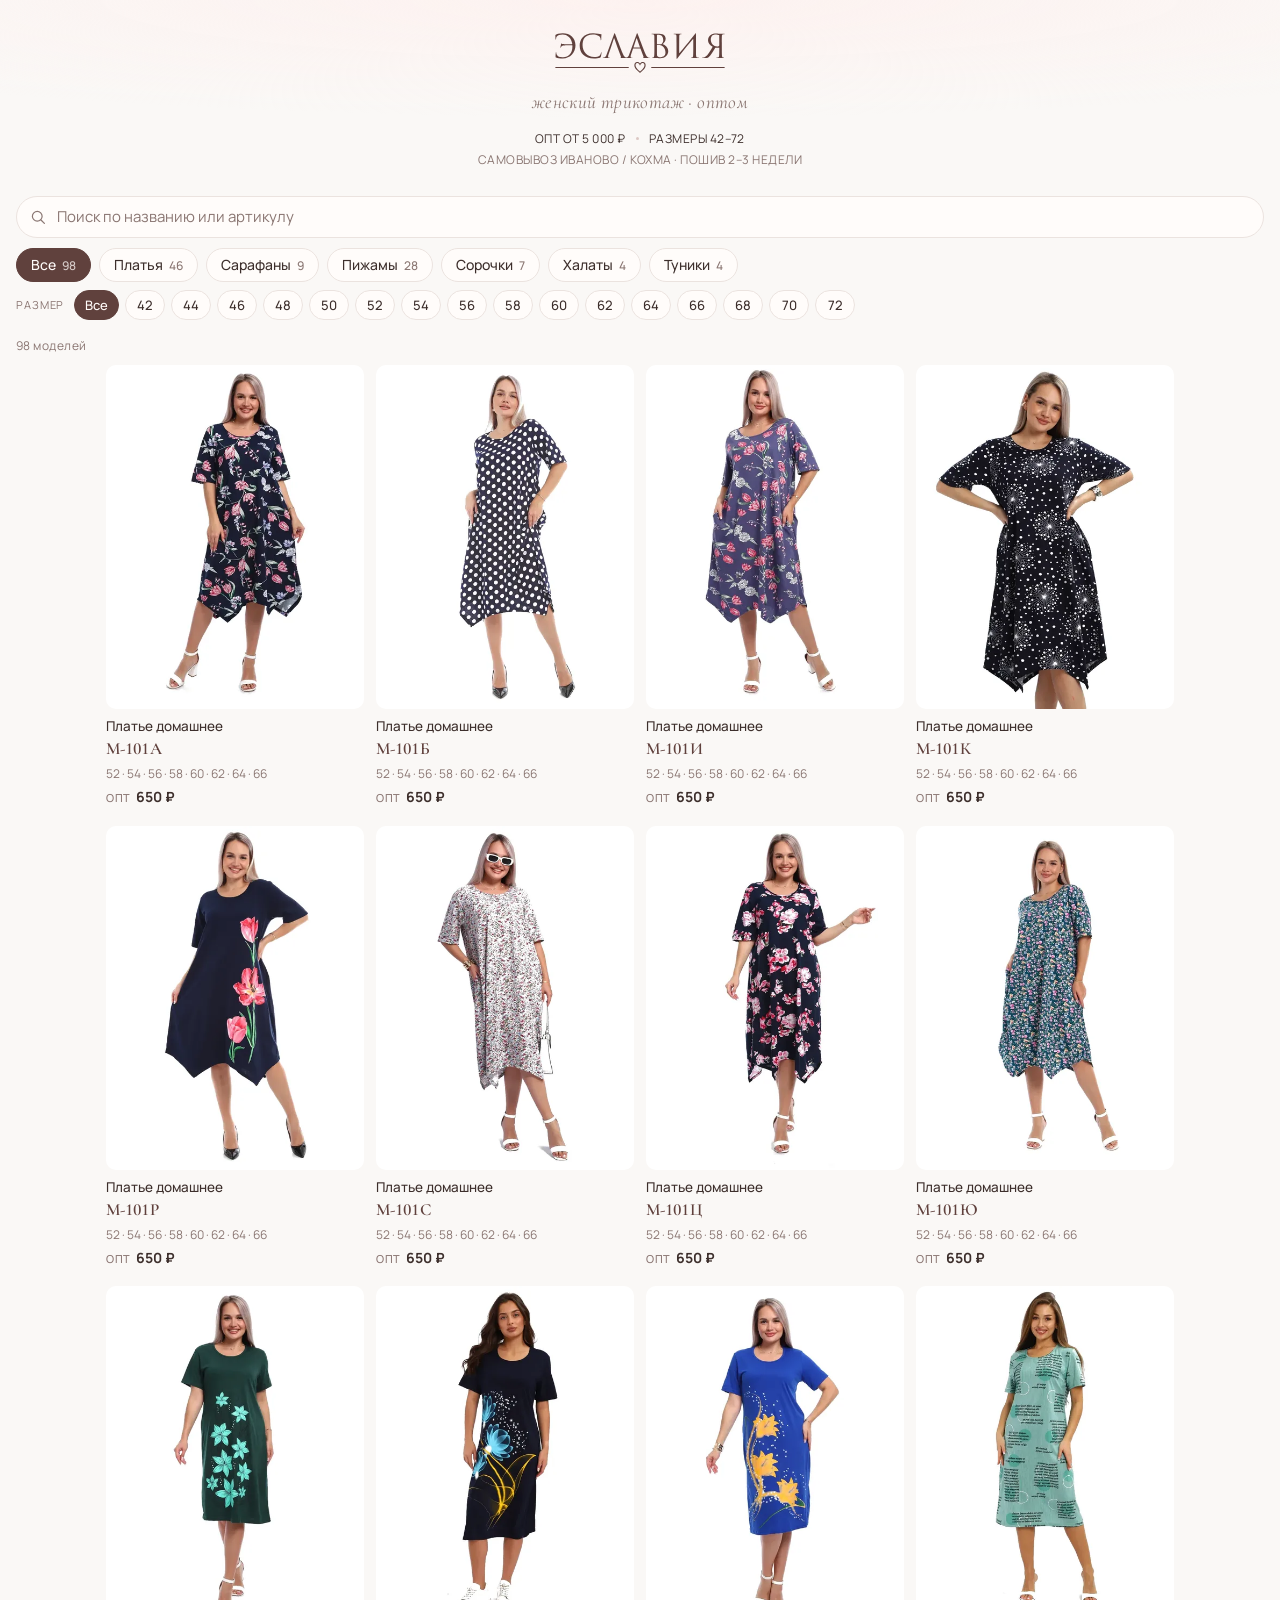
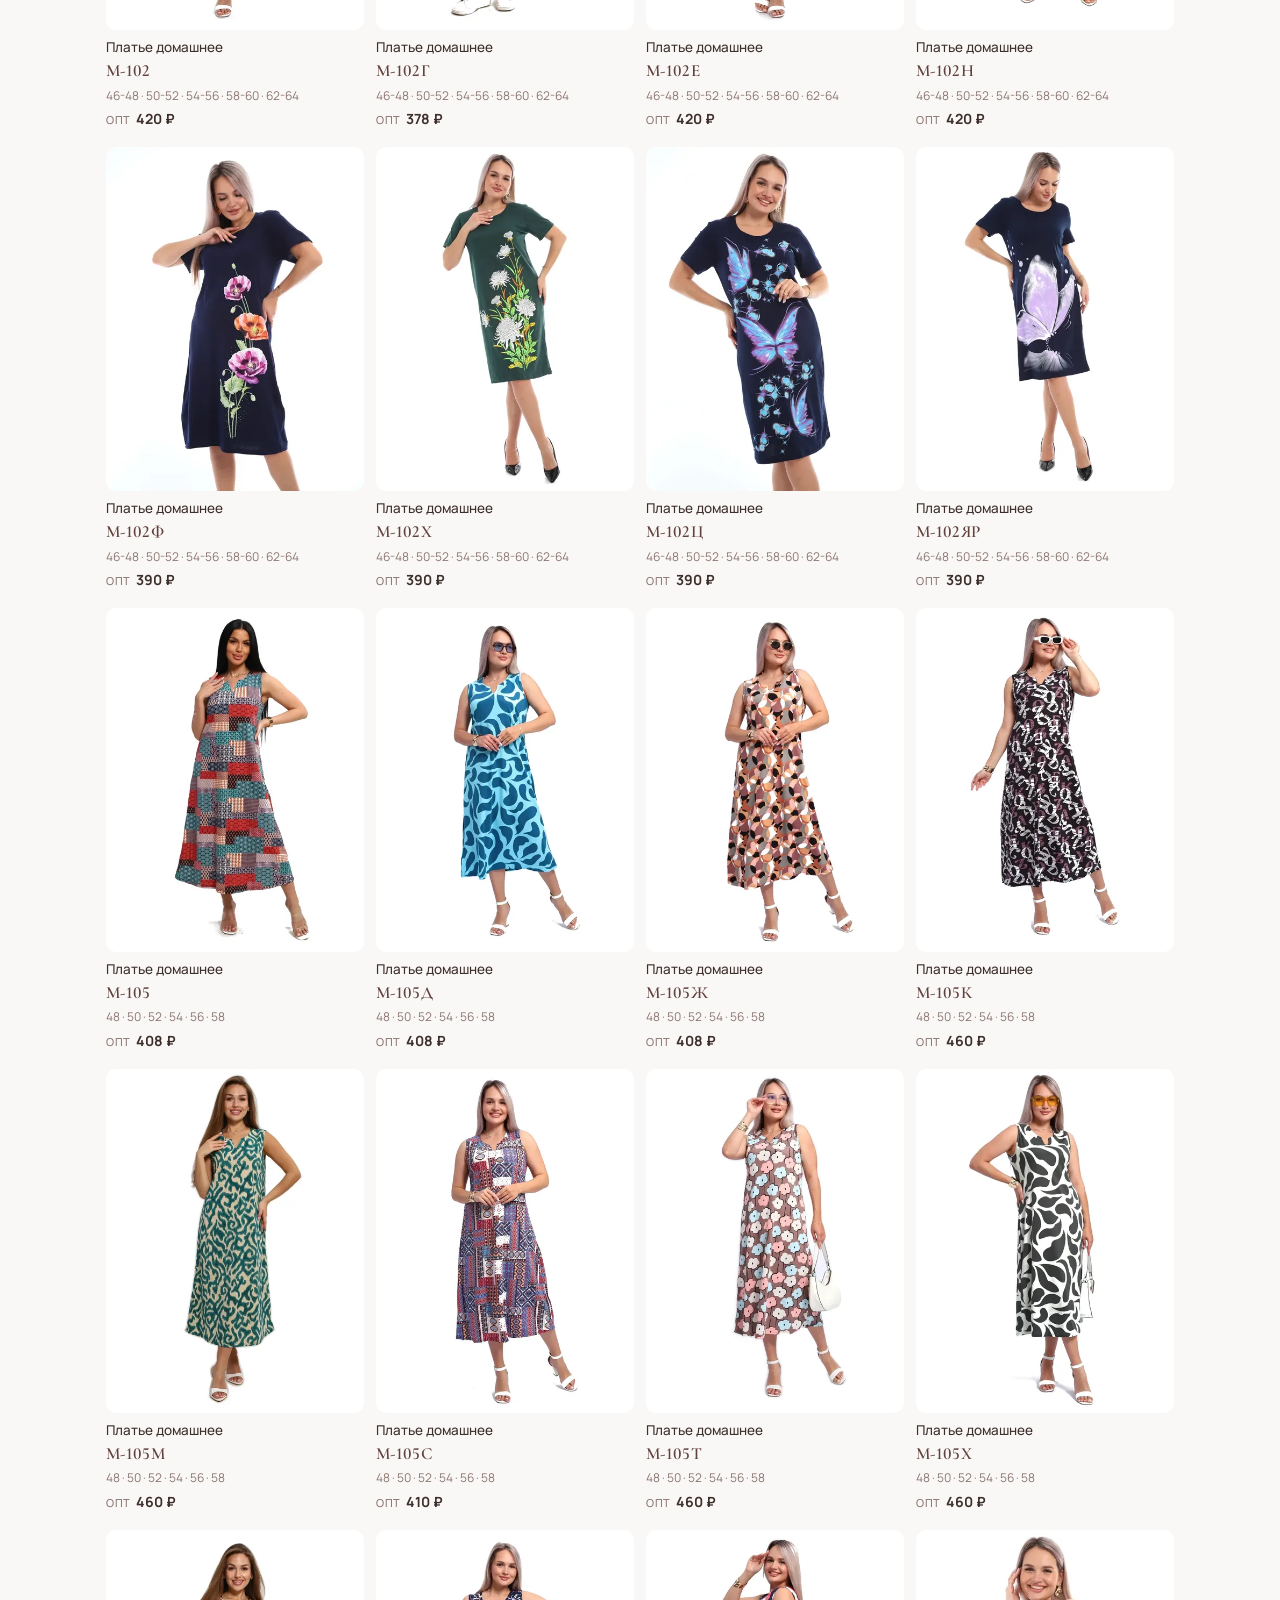
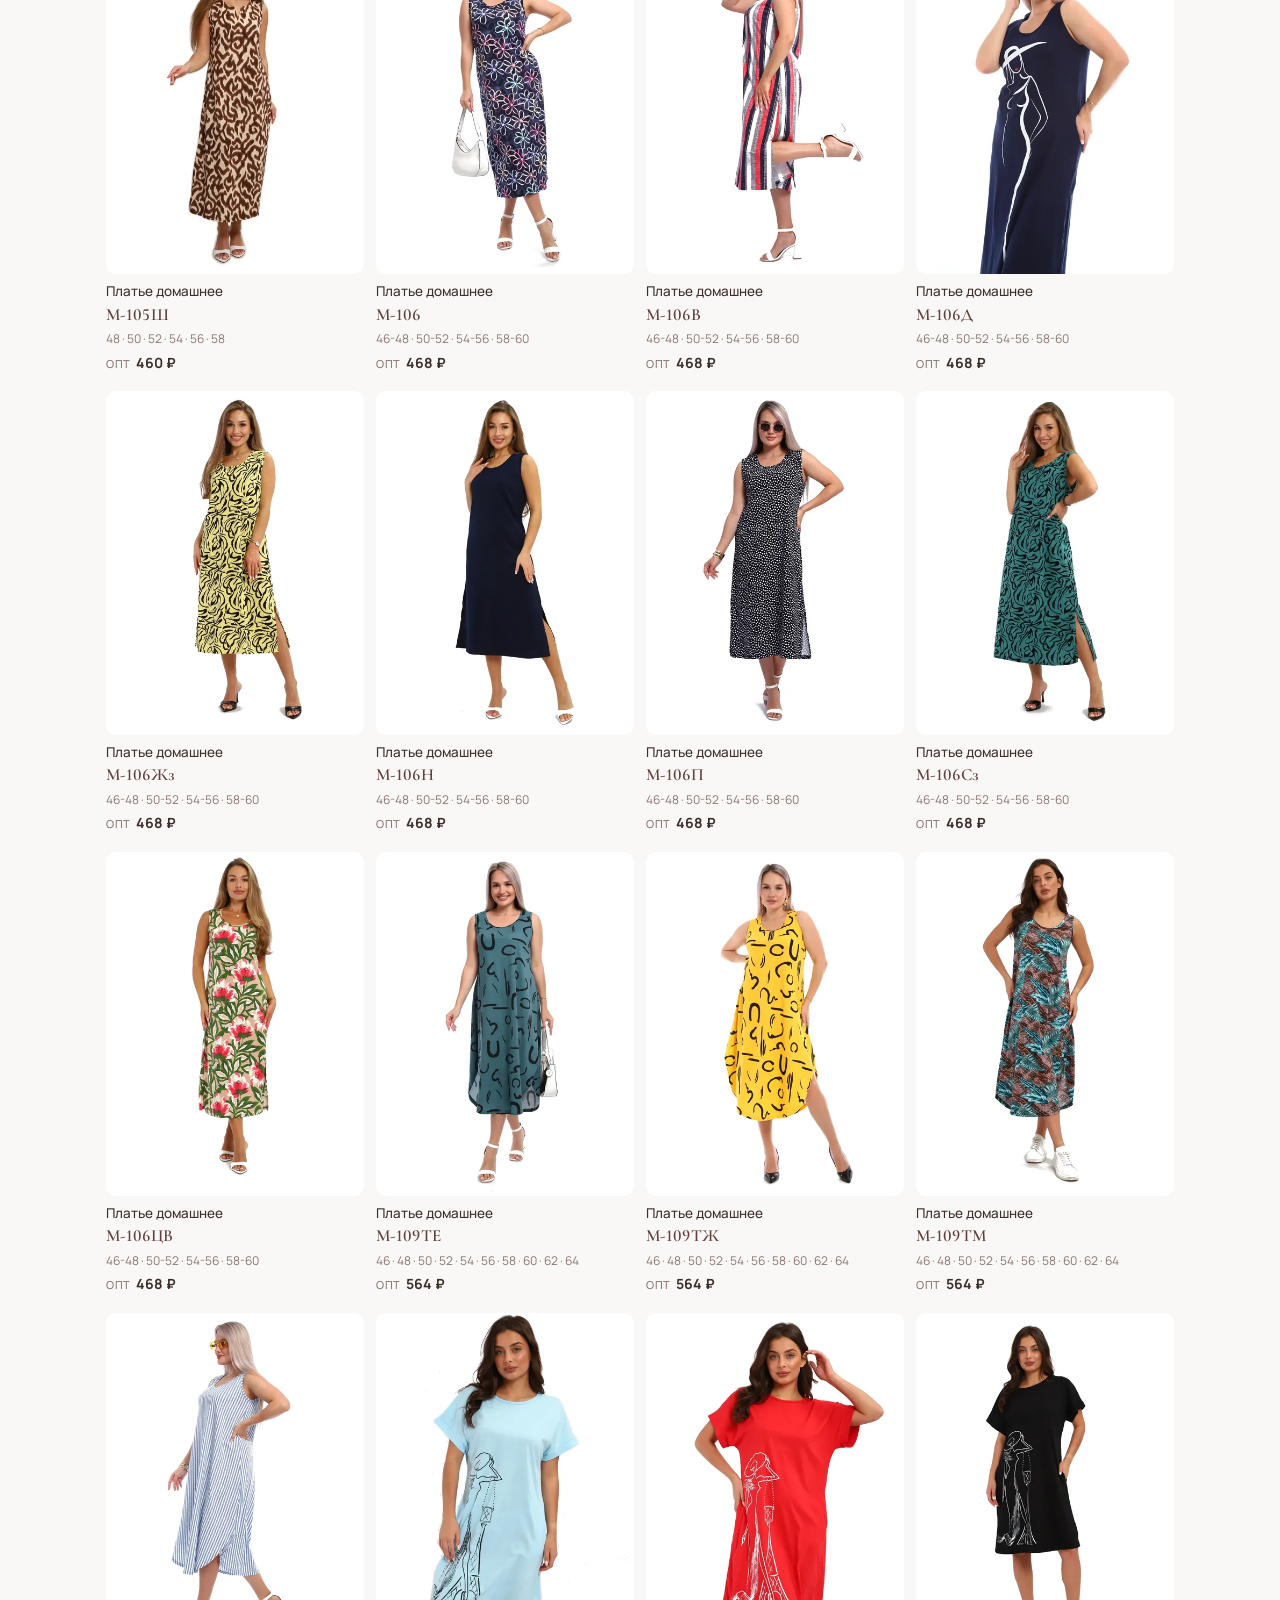
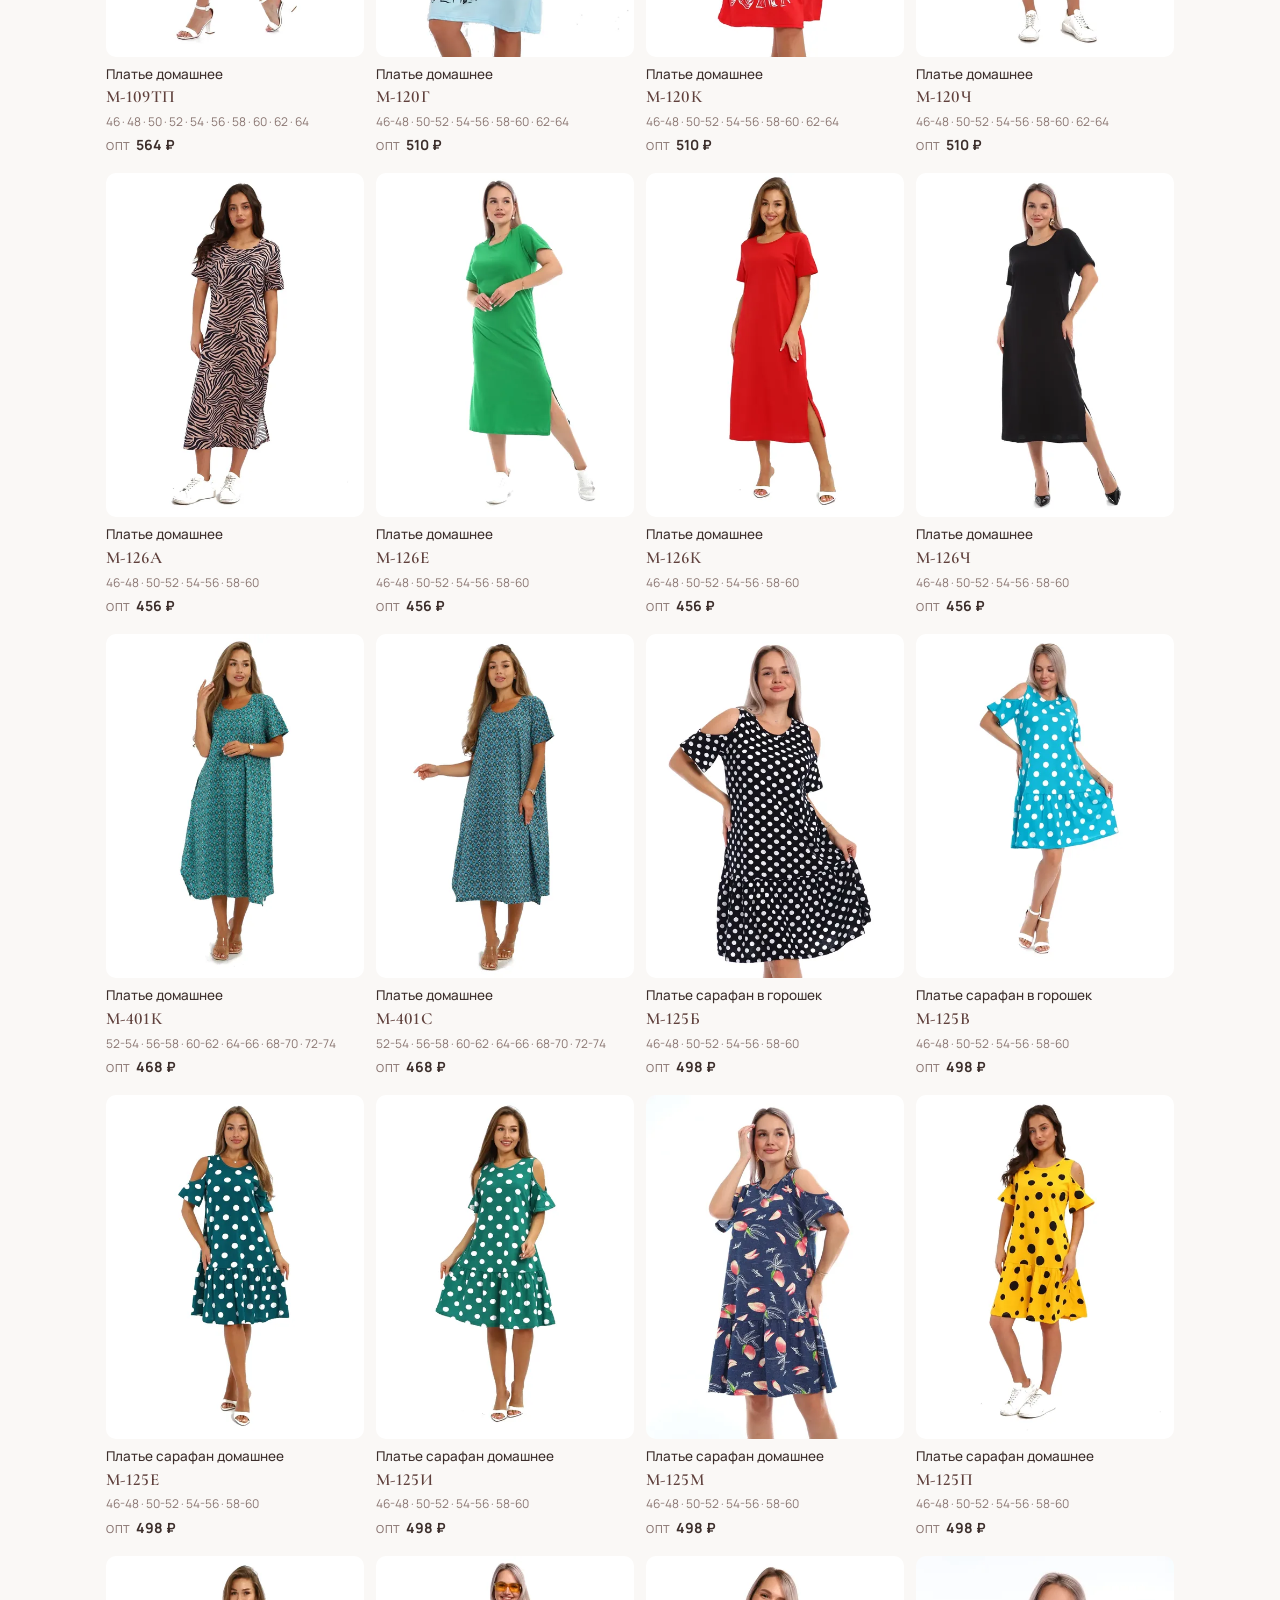
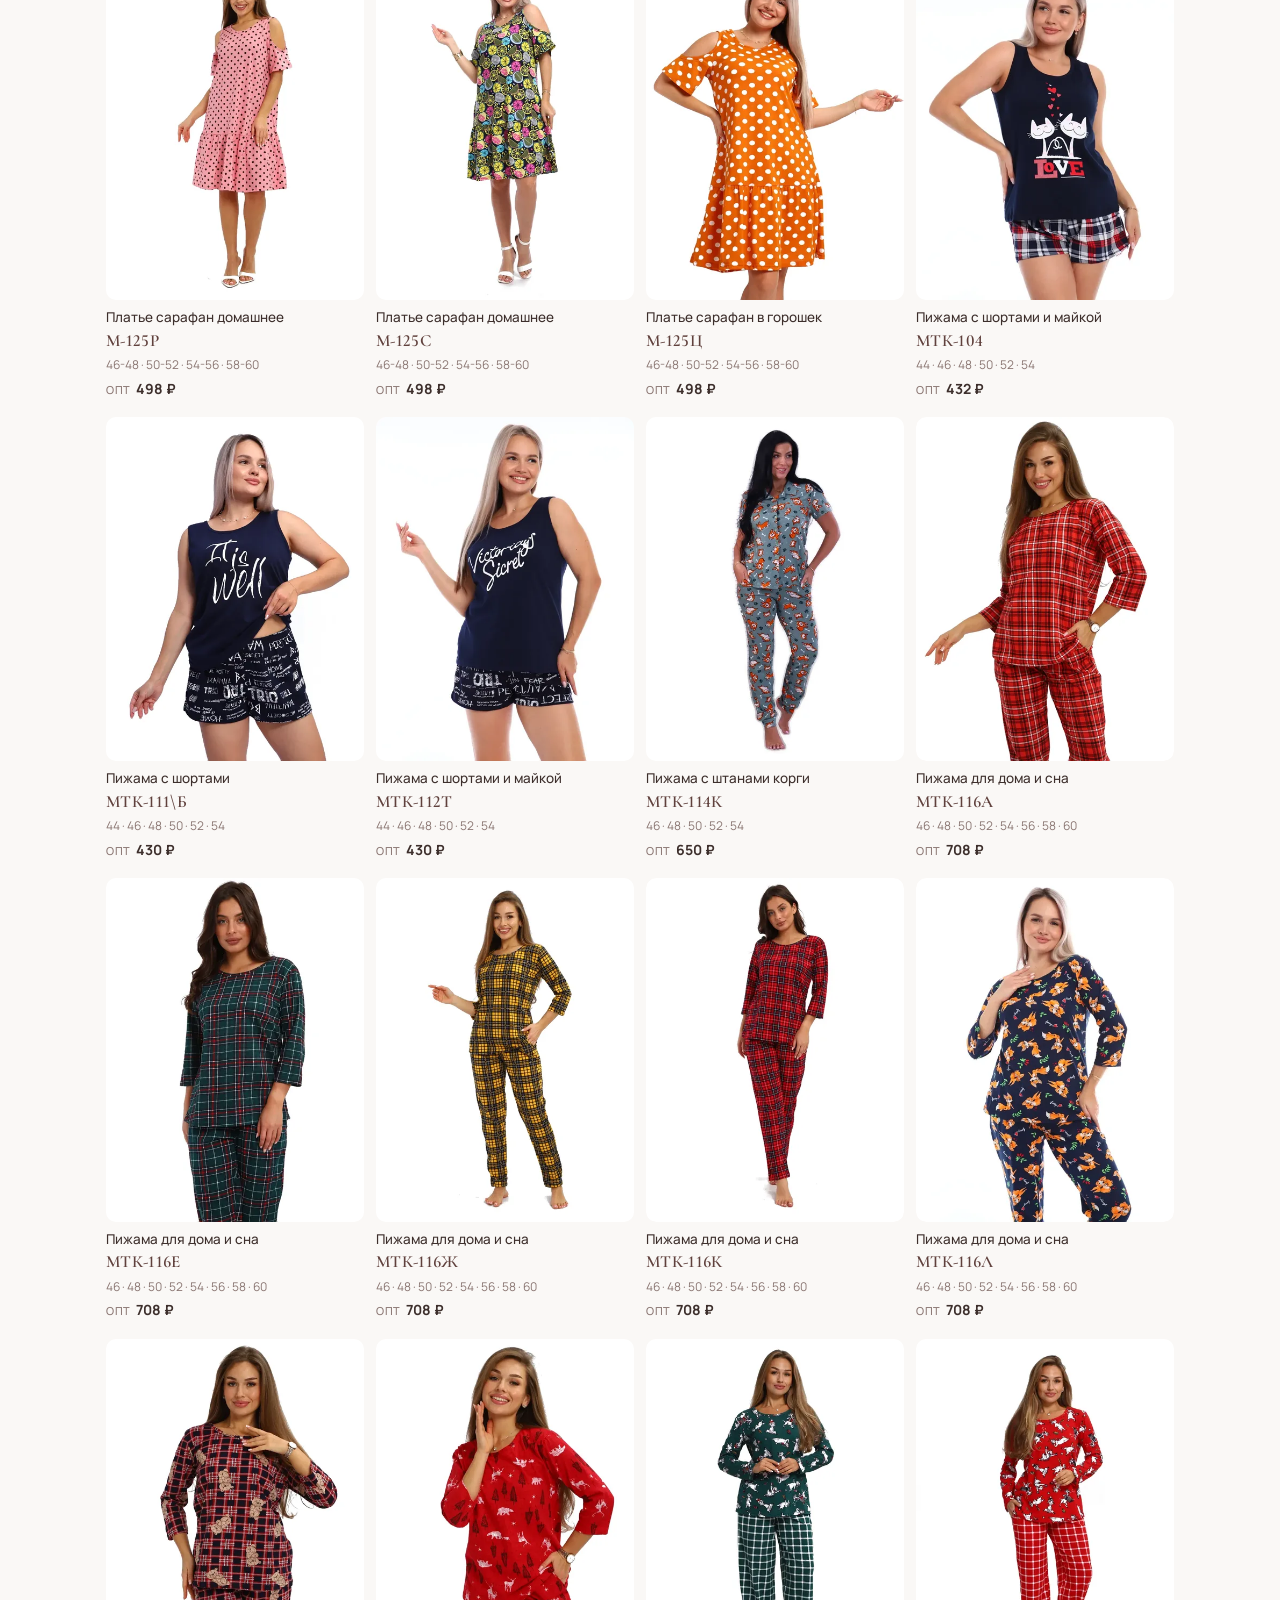
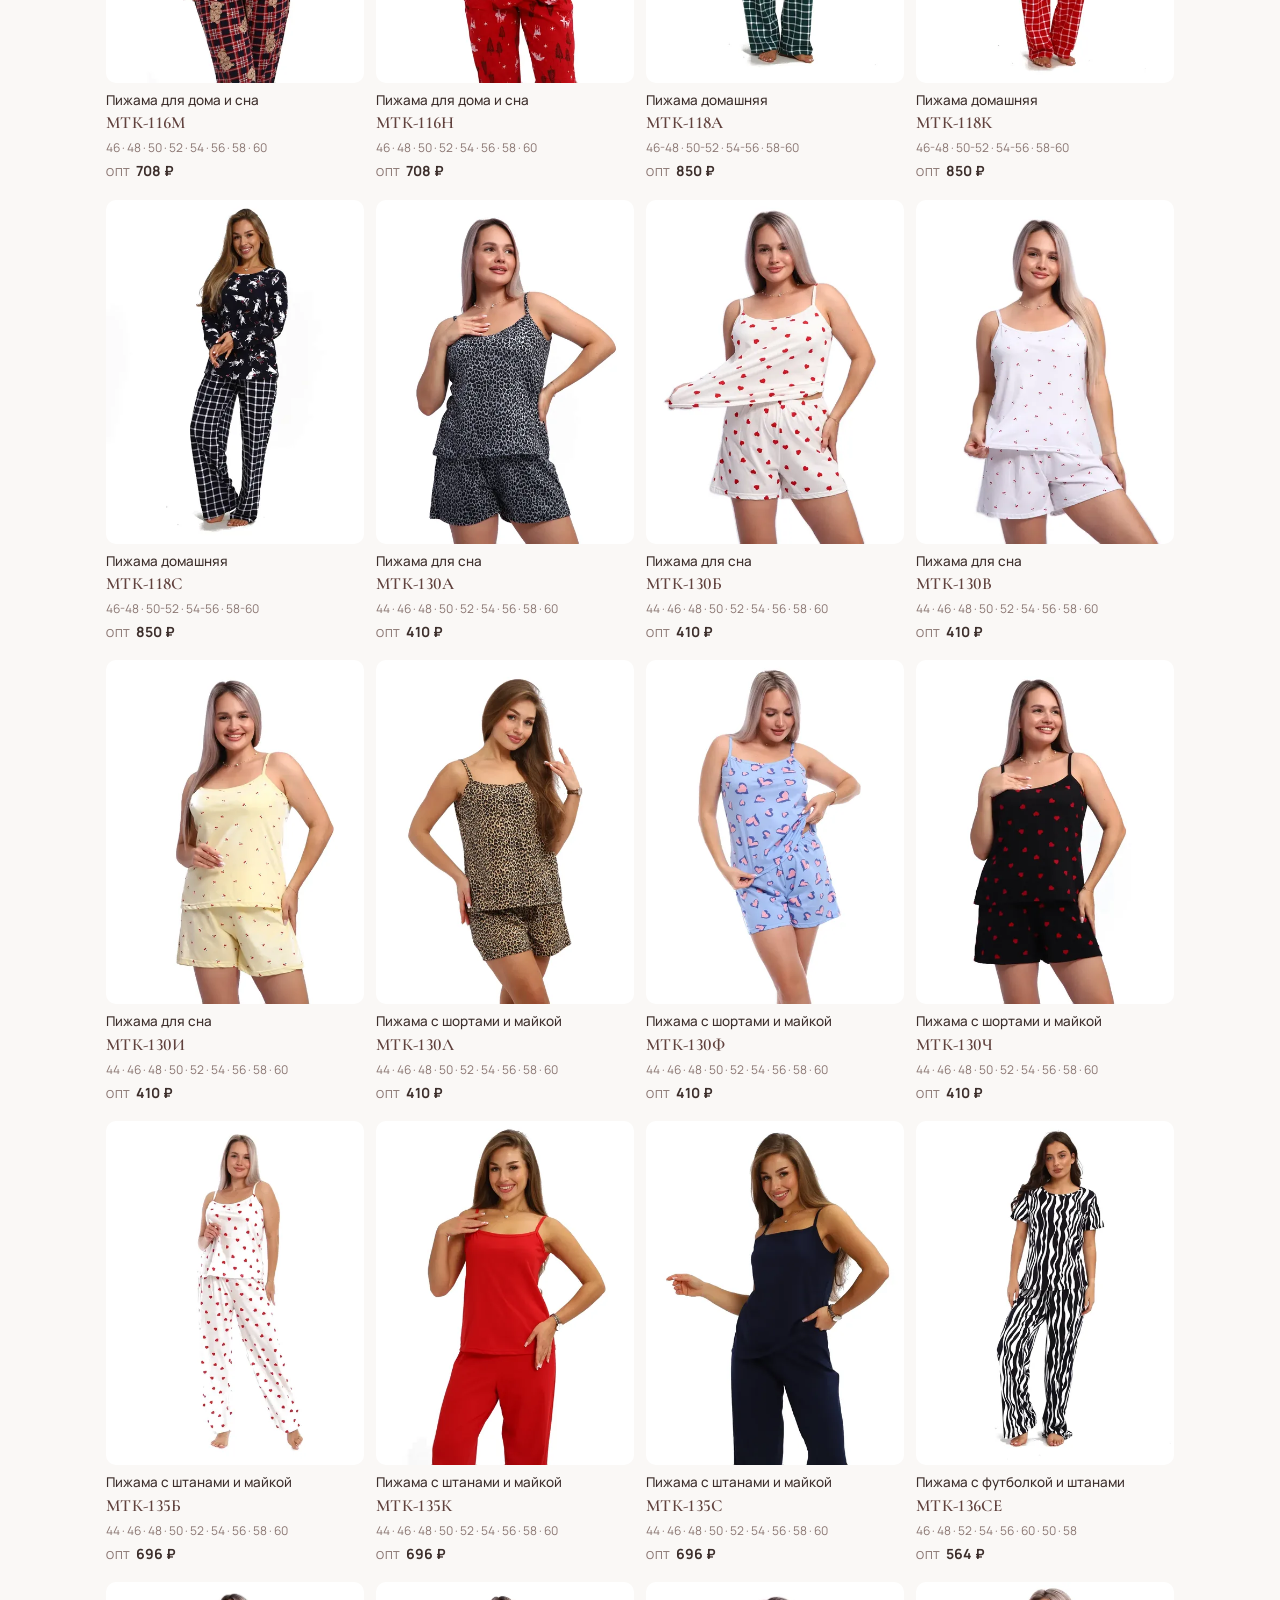
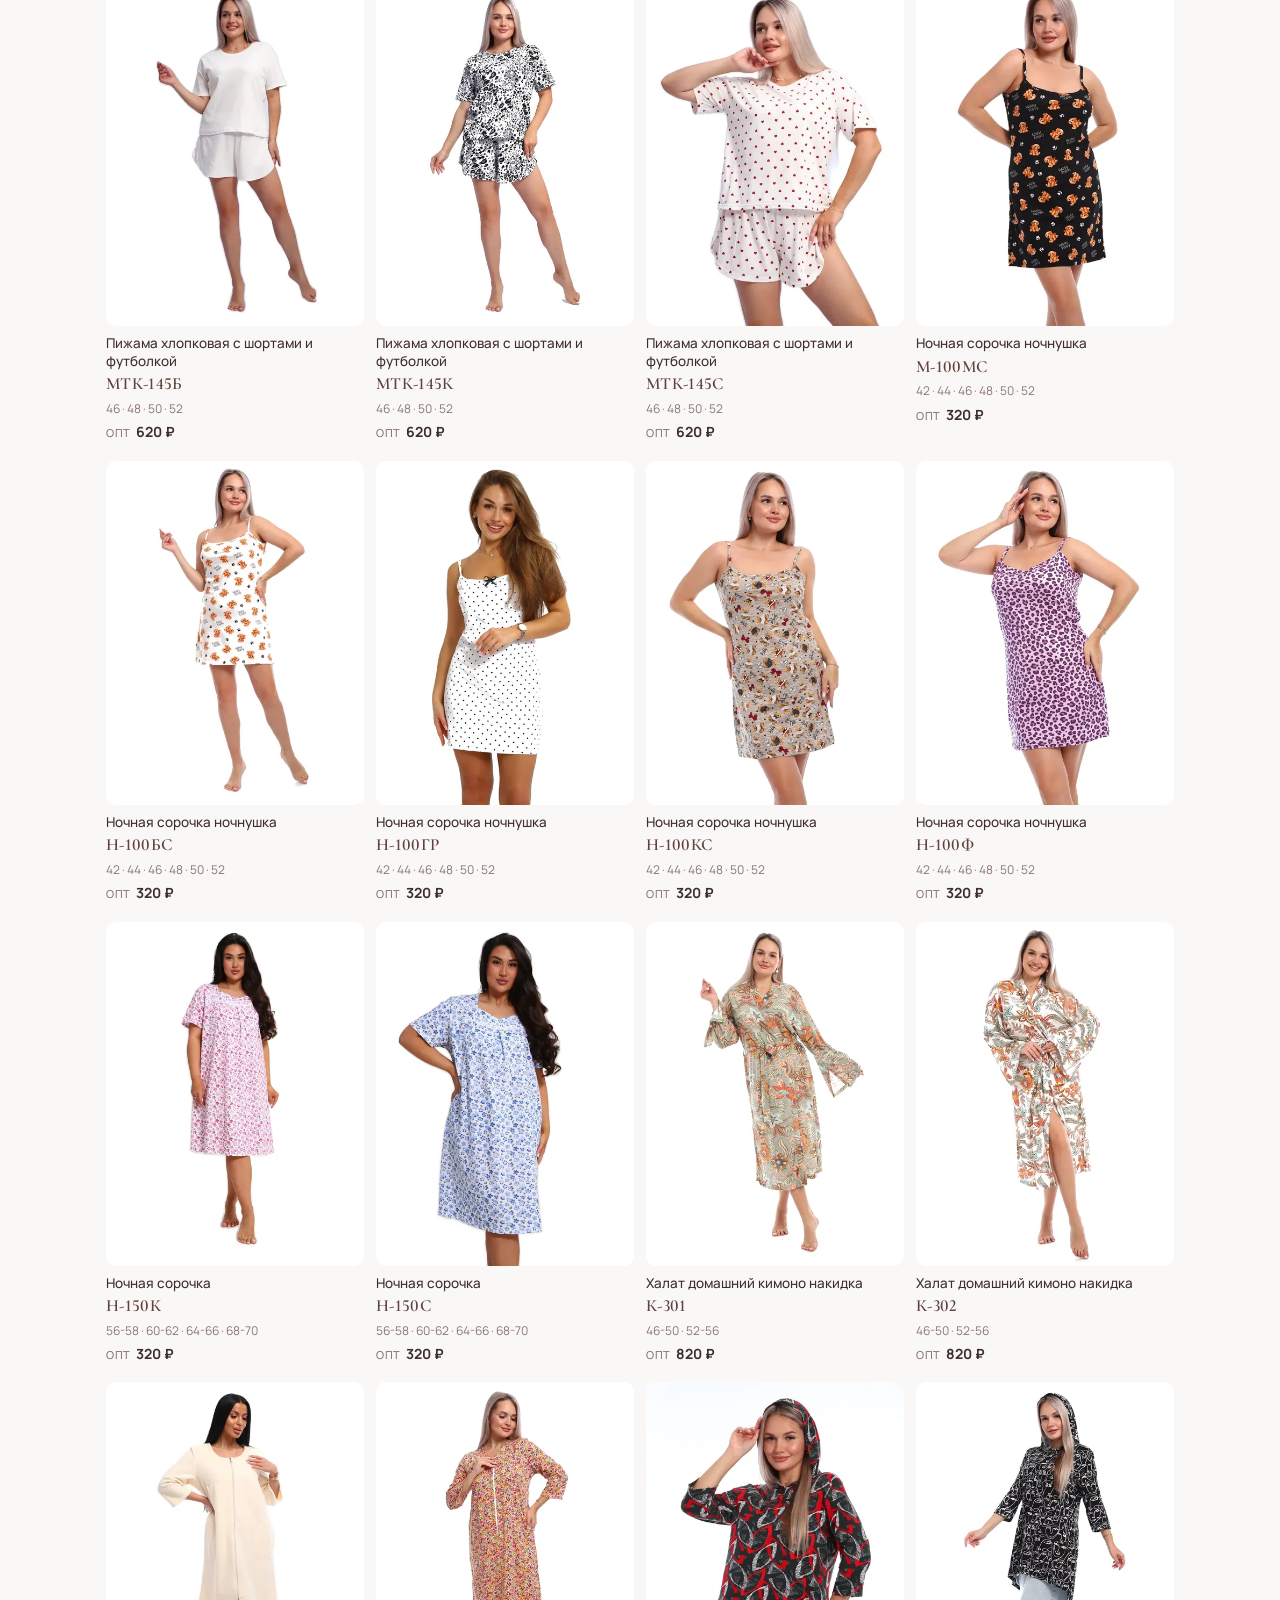
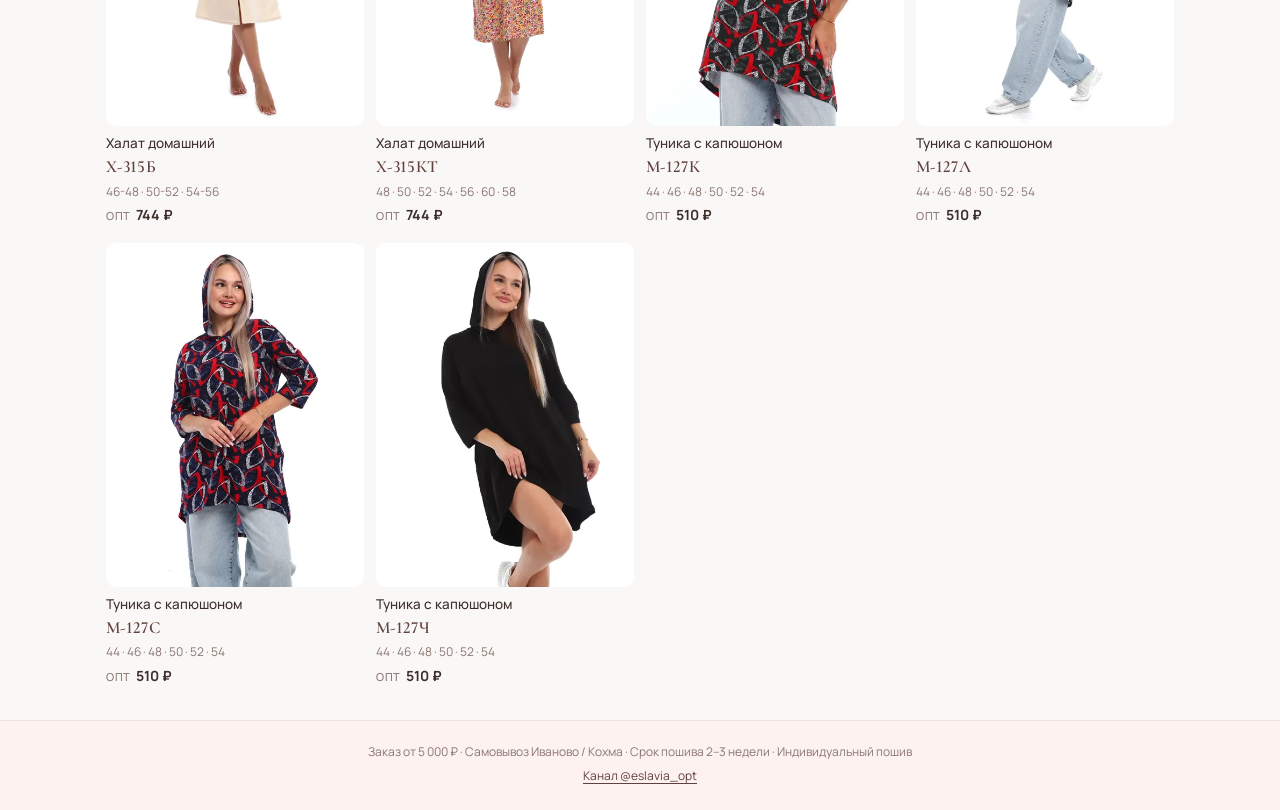
<file: index.html>
<!doctype html>
<html lang="ru">
<head>
  <meta charset="utf-8">
  <script src="https://telegram.org/js/telegram-web-app.js"></script>
  <script>/* relative assets need a trailing slash: /app -> /app/ */ if (!/(\/|\.html)$/.test(location.pathname)) location.replace(location.pathname + "/" + location.search + location.hash);</script>
  <meta name="viewport" content="width=device-width, initial-scale=1, viewport-fit=cover">
  <meta name="format-detection" content="telephone=no">
  <meta name="theme-color" content="#faf8f6">
  <title>ЭСЛАВИЯ — каталог</title>
  <meta name="description" content="Женский трикотаж оптом. Каталог моделей, размеры 42–72, опт от 5 000 ₽. Самовывоз Иваново / Кохма, пошив 2–3 недели.">
  <link rel="icon" href="./brand/logo.svg" type="image/svg+xml">
  <link rel="preconnect" href="https://fonts.googleapis.com">
  <link rel="preconnect" href="https://fonts.gstatic.com" crossorigin>
  <link rel="stylesheet" href="https://fonts.googleapis.com/css2?family=Cormorant+Garamond:ital,wght@0,500;0,600;1,500&family=Manrope:wght@400;500;600;700&display=swap">
  <link rel="stylesheet" href="./styles.css?v=3">
</head>
<body>
  <div id="list-view" class="view">
    <header class="hero">
      <span class="logo" role="img" aria-label="ЭСЛАВИЯ"></span>
      <p class="tagline">женский трикотаж · оптом</p>
      <p class="facts"><span>Опт от 5 000 ₽</span><i></i><span>Размеры 42–72</span></p>
      <p class="facts facts-2">Самовывоз Иваново / Кохма · Пошив 2–3 недели</p>
    </header>

    <div class="controls" id="controls">
      <label class="search">
        <svg viewBox="0 0 24 24" aria-hidden="true"><circle cx="11" cy="11" r="6.5"/><path d="M16 16l4.5 4.5"/></svg>
        <input id="q" type="search" inputmode="search" autocomplete="off" placeholder="Поиск по названию или артикулу" aria-label="Поиск">
        <button id="q-clear" class="clear" type="button" aria-label="Очистить" hidden>×</button>
      </label>
      <div class="chips" id="cats" role="tablist" aria-label="Категории"></div>
      <div class="sizes-row">
        <span class="sizes-label">Размер</span>
        <div class="chips chips-size" id="sizes" aria-label="Размер"></div>
      </div>
    </div>

    <div class="result-line"><span id="count"></span><button id="reset" type="button" hidden>Сбросить</button></div>
    <main id="grid" class="grid" aria-live="polite"></main>
    <p id="empty" class="empty" hidden>Ничего не найдено. Попробуйте изменить фильтры.</p>

    <footer class="foot">
      <p>Заказ от 5 000 ₽ · Самовывоз Иваново / Кохма · Срок пошива 2–3 недели · Индивидуальный пошив</p>
      <a id="channel-link" href="https://t.me/eslavia_opt">Канал @eslavia_opt</a>
    </footer>
  </div>

  <section id="detail-view" class="view detail" hidden aria-modal="true" role="dialog">
    <div class="detail-top">
      <button id="back" class="back" type="button" aria-label="Назад">
        <svg viewBox="0 0 24 24" aria-hidden="true"><path d="M15 5l-7 7 7 7"/></svg><span>Каталог</span>
      </button>
    </div>
    <div class="gallery">
      <div class="slides" id="slides"></div>
      <button id="nav-prev" class="nav nav-prev" type="button" aria-label="Предыдущее фото" hidden><svg viewBox="0 0 24 24" aria-hidden="true"><path d="M14.5 5.5L8 12l6.5 6.5"/></svg></button>
      <button id="nav-next" class="nav nav-next" type="button" aria-label="Следующее фото" hidden><svg viewBox="0 0 24 24" aria-hidden="true"><path d="M9.5 5.5L16 12l-6.5 6.5"/></svg></button>
      <div class="dots" id="dots"></div>
    </div>
    <div class="info">
      <p class="d-cat" id="d-cat"></p>
      <h1 class="d-title" id="d-title"></h1>
      <p class="d-article" id="d-article"></p>
      <div class="d-price"><span>Опт</span><strong id="d-price"></strong></div>
      <div class="d-block">
        <p class="d-label">Размеры</p>
        <div class="d-sizes" id="d-sizes"></div>
      </div>
      <p class="d-meta" id="d-meta"></p>
      <p class="d-note">Минимальный заказ от 5 000 ₽. Самовывоз Иваново / Кохма. Срок пошива 2–3 недели. Возможен индивидуальный пошив.</p>
    </div>
    <div class="actions">
      <a id="d-post" class="btn btn-ghost" href="#" rel="noopener">Открыть пост</a>
      <a id="d-order" class="btn btn-primary" href="#" rel="noopener">Заказать</a>
    </div>
  </section>

  <script src="./app.js?v=3"></script>
</body>
</html>
</file>
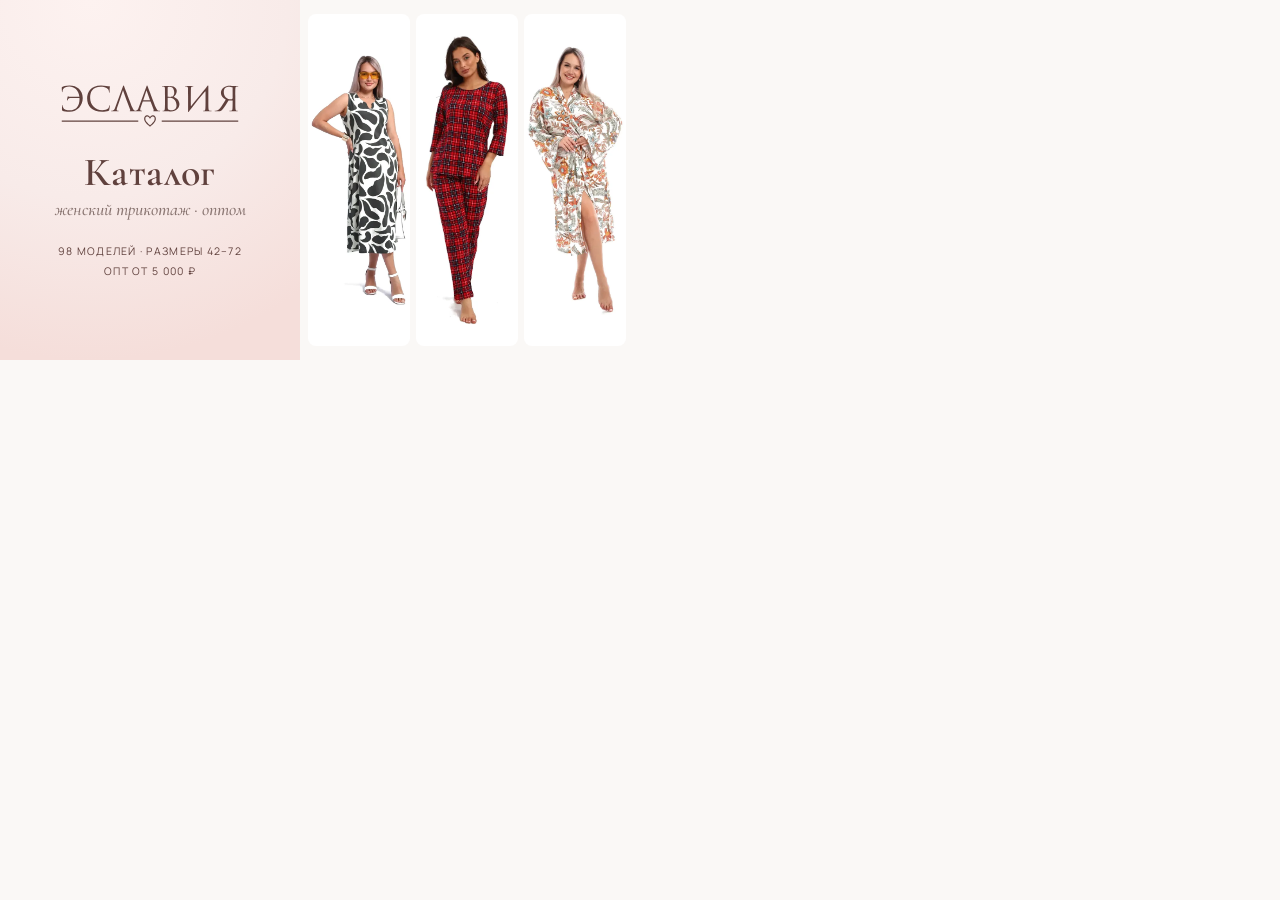
<file: tools/cover.html>
<!doctype html><html lang="ru"><head><meta charset="utf-8">
<link rel="stylesheet" href="https://fonts.googleapis.com/css2?family=Cormorant+Garamond:ital,wght@0,500;0,600;1,500&family=Manrope:wght@500;600&display=swap">
<style>
html,body{margin:0;width:640px;height:360px;overflow:hidden}
body{display:flex;background:#faf8f6;font-family:Manrope,sans-serif;color:#3d2f2c}
.l{width:300px;display:flex;flex-direction:column;justify-content:center;align-items:center;text-align:center;
  background:radial-gradient(120% 100% at 30% 0%,#fdf2f0 0%,#f8ebe9 55%,#f5deda 100%)}
.logo{width:196px;height:56px;background:#60413d;-webkit-mask:url(../brand/logo.svg) center/contain no-repeat;mask:url(../brand/logo.svg) center/contain no-repeat}
h1{margin:18px 0 0;font:600 40px/1 "Cormorant Garamond",serif;color:#60413d;letter-spacing:.01em}
.t{margin:6px 0 0;font:italic 500 18px "Cormorant Garamond",serif;color:#8a7672}
.f{margin:22px 0 0;font-size:10.5px;letter-spacing:.12em;text-transform:uppercase;color:#60413d;line-height:1.9}
.r{flex:1;display:grid;grid-template-columns:repeat(3,1fr);gap:6px;padding:14px 14px 14px 8px}
.r div{border-radius:8px;overflow:hidden;background:#fff;display:flex;align-items:center;justify-content:center}
.r img{height:292px;width:auto;max-width:96%;object-fit:contain;display:block}
</style></head><body>
<div class="l"><div class="logo"></div><h1>Каталог</h1><p class="t">женский трикотаж · оптом</p>
<p class="f">98 моделей · размеры 42–72<br>опт от 5 000 ₽</p></div>
<div class="r"><div><img src="cov/m-105h.png"></div><div><img src="cov/mtk-116k.png"></div><div><img src="cov/k-302.png"></div></div>
</body></html>
</file>
<file: styles.css>
:root {
  --bg: #faf8f6;
  --surface: #fffcfa;
  --text: #3d2f2c;
  --muted: #8a7672;
  --line: #ebe3df;
  --accent: #60413d;
  --accent-hover: #523632;
  --on-accent: #fffcfa;
  --blush: #fdf2f0;
  --rose: #f5deda;
  --mauve: #dcc8c4;
  --photo-bg: #f5eeea;
  --chip-bg: #fffcfa;
  --chip-active-bg: #60413d;
  --chip-active-text: #fffcfa;
  --serif: "Cormorant Garamond", "Times New Roman", serif;
  --sans: "Manrope", system-ui, -apple-system, "Segoe UI", sans-serif;
  --ease: cubic-bezier(0.22, 1, 0.36, 1);
  --safe-top: max(env(safe-area-inset-top, 0px), var(--tg-content-safe-area-inset-top, 0px));
  --safe-bottom: max(env(safe-area-inset-bottom, 0px), var(--tg-safe-area-inset-bottom, 0px));
  color-scheme: light;
}
html[data-theme="dark"] {
  --bg: #1d1817;
  --surface: #26201f;
  --text: #f3e9e6;
  --muted: #b09c97;
  --line: #3a312f;
  --accent: #e9c9c2;
  --accent-hover: #f3d9d3;
  --on-accent: #3d2f2c;
  --blush: #2b2321;
  --rose: #4a3935;
  --mauve: #6b5550;
  --photo-bg: #2b2422;
  --chip-bg: #26201f;
  --chip-active-bg: #e9c9c2;
  --chip-active-text: #3d2f2c;
  color-scheme: dark;
}

* { box-sizing: border-box; }
html, body { margin: 0; padding: 0; }
body {
  background: var(--bg);
  color: var(--text);
  font-family: var(--sans);
  font-size: 15px;
  line-height: 1.45;
  -webkit-font-smoothing: antialiased;
  -webkit-tap-highlight-color: transparent;
  overscroll-behavior-y: none;
}
button, input { font: inherit; color: inherit; }
a { color: inherit; }
[hidden] { display: none !important; }
body.detail-open { overflow: hidden; }

/* ---------- header ---------- */
.hero {
  padding: calc(26px + var(--safe-top)) 20px 18px;
  text-align: center;
  background:
    radial-gradient(120% 90% at 50% 0%, var(--blush) 0%, transparent 70%),
    var(--bg);
}
.logo {
  display: block;
  width: 188px;
  height: 54px;
  margin: 0 auto;
  background-color: var(--accent);
  -webkit-mask: url(./brand/logo.svg) center / contain no-repeat;
  mask: url(./brand/logo.svg) center / contain no-repeat;
}
html[data-theme="dark"] .logo { background-color: var(--text); }
.tagline {
  margin: 8px 0 0;
  font-family: var(--serif);
  font-style: italic;
  font-size: 19px;
  color: var(--muted);
  letter-spacing: 0.02em;
}
.facts {
  margin: 14px auto 0;
  display: flex;
  flex-wrap: wrap;
  justify-content: center;
  align-items: center;
  gap: 4px 10px;
  font-size: 12px;
  letter-spacing: 0.04em;
  text-transform: uppercase;
  color: var(--text);
}
.facts-2 { margin-top: 4px; color: var(--muted); }
.facts i { width: 3px; height: 3px; border-radius: 50%; background: var(--mauve); }

/* ---------- controls ---------- */
.controls {
  position: sticky;
  top: 0;
  z-index: 5;
  padding: 10px 0 8px;
  background: color-mix(in srgb, var(--bg) 94%, transparent);
  -webkit-backdrop-filter: blur(10px);
  backdrop-filter: blur(10px);
  border-bottom: 1px solid transparent;
  transition: border-color .2s var(--ease);
}
.controls.stuck { border-bottom-color: var(--line); }
.search {
  display: flex;
  align-items: center;
  gap: 8px;
  margin: 0 16px 10px;
  padding: 0 12px;
  height: 42px;
  border: 1px solid var(--line);
  background: var(--surface);
  border-radius: 21px;
}
.search:focus-within { border-color: var(--mauve); }
.search svg { width: 18px; height: 18px; flex: none; fill: none; stroke: var(--muted); stroke-width: 1.6; stroke-linecap: round; }
.search input {
  flex: 1;
  min-width: 0;
  border: 0;
  outline: 0;
  background: transparent;
  font-size: 15px;
}
.search input::placeholder { color: var(--muted); }
.search input::-webkit-search-cancel-button { display: none; }
.clear { border: 0; background: none; font-size: 22px; line-height: 1; color: var(--muted); padding: 0 2px; cursor: pointer; }

.chips {
  display: flex;
  gap: 8px;
  overflow-x: auto;
  padding: 0 16px;
  scrollbar-width: none;
  scroll-padding: 0 16px;
}
.chips::-webkit-scrollbar { display: none; }
.chip {
  flex: none;
  display: inline-flex;
  align-items: baseline;
  gap: 6px;
  height: 34px;
  padding: 0 14px;
  align-items: center;
  border: 1px solid var(--line);
  border-radius: 17px;
  background: var(--chip-bg);
  font-size: 14px;
  font-weight: 500;
  white-space: nowrap;
  cursor: pointer;
  transition: background .2s var(--ease), color .2s var(--ease), border-color .2s var(--ease);
}
.chip .n { font-size: 12px; color: var(--muted); font-weight: 500; }
.chip.on { background: var(--chip-active-bg); border-color: var(--chip-active-bg); color: var(--chip-active-text); }
.chip.on .n { color: inherit; opacity: .75; }
.sizes-row { display: flex; align-items: center; margin-top: 8px; }
.sizes-label {
  flex: none;
  padding-left: 16px;
  font-size: 11px;
  letter-spacing: .08em;
  text-transform: uppercase;
  color: var(--muted);
}
.chips-size { padding-left: 10px; gap: 6px; }
.chips-size .chip { height: 30px; min-width: 40px; padding: 0 10px; justify-content: center; font-size: 13px; border-radius: 15px; }

.result-line {
  display: flex;
  justify-content: space-between;
  align-items: center;
  padding: 8px 16px 10px;
  font-size: 12px;
  letter-spacing: .04em;
  color: var(--muted);
}
.result-line button { border: 0; background: none; padding: 0; color: var(--accent); font-size: 12px; text-decoration: underline; text-underline-offset: 3px; cursor: pointer; }

/* ---------- grid ---------- */
.grid {
  display: grid;
  grid-template-columns: repeat(2, minmax(0, 1fr));
  gap: 18px 12px;
  padding: 0 16px 8px;
}
@media (min-width: 640px) { .grid { grid-template-columns: repeat(3, minmax(0, 1fr)); } }
@media (min-width: 960px) { .grid { grid-template-columns: repeat(4, minmax(0, 1fr)); max-width: 1100px; margin: 0 auto; } }
.card {
  display: block;
  text-decoration: none;
  color: inherit;
  cursor: pointer;
  border: 0;
  padding: 0;
  background: none;
  text-align: left;
  animation: rise .5s var(--ease) both;
}
.card .ph {
  position: relative;
  aspect-ratio: 3 / 4;
  background: var(--photo-bg);
  overflow: hidden;
  border-radius: 10px;
}
.card img { width: 100%; height: 100%; object-fit: cover; display: block; transition: transform .6s var(--ease); }
.card:active img { transform: scale(1.02); }
.card .t { margin: 9px 0 0; font-size: 13.5px; line-height: 1.3; font-weight: 500; }
.card .a { margin: 2px 0 0; font-family: var(--serif); font-variant-numeric: lining-nums; font-size: 17px; font-weight: 600; letter-spacing: .02em; color: var(--accent); }
html[data-theme="dark"] .card .a { color: var(--accent); }
.card .s { margin: 3px 0 0; font-size: 12px; color: var(--muted); }
.card .p { margin: 5px 0 0; font-size: 14px; font-weight: 700; }
.card .p span { font-weight: 500; font-size: 11px; letter-spacing: .06em; text-transform: uppercase; color: var(--muted); margin-right: 5px; }
@keyframes rise { from { opacity: 0; transform: translateY(8px); } to { opacity: 1; transform: none; } }

.empty { text-align: center; color: var(--muted); padding: 40px 24px; }
.foot {
  margin-top: 26px;
  padding: 22px 16px calc(26px + var(--safe-bottom));
  text-align: center;
  font-size: 12px;
  color: var(--muted);
  border-top: 1px solid var(--line);
  background: var(--blush);
}
.foot p { margin: 0 0 6px; }
.foot a { color: var(--accent); text-underline-offset: 3px; }

/* ---------- detail ---------- */
.detail {
  position: fixed;
  inset: 0;
  z-index: 20;
  overflow-y: auto;
  background: var(--bg);
  padding-bottom: calc(86px + var(--safe-bottom));
  animation: slidein .35s var(--ease) both;
  -webkit-overflow-scrolling: touch;
}
@keyframes slidein { from { opacity: 0; } to { opacity: 1; } }
.detail-top {
  position: absolute;
  top: calc(10px + var(--safe-top));
  left: 12px;
  z-index: 3;
}
.back {
  display: inline-flex;
  align-items: center;
  gap: 2px;
  height: 36px;
  padding: 0 14px 0 8px;
  border: 0;
  border-radius: 18px;
  background: color-mix(in srgb, var(--surface) 88%, transparent);
  -webkit-backdrop-filter: blur(8px);
  backdrop-filter: blur(8px);
  font-size: 14px;
  font-weight: 500;
  cursor: pointer;
  box-shadow: 0 2px 10px rgba(61, 47, 44, .08);
}
.back svg { width: 20px; height: 20px; fill: none; stroke: currentColor; stroke-width: 1.8; stroke-linecap: round; stroke-linejoin: round; }
html.in-tg .detail-top { display: none; } /* Telegram BackButton is used instead */

/* Photo area: always full width, height = 3:4 of the width but never taller than the viewport minus the
   action bar, so the whole figure is visible. object-fit: contain never crops; the letterbox colour is
   taken from the photo's own edge (app.js edgeBg), with a neutral white fallback — no tinted stripe. */
.gallery { position: relative; background: #fff; }
.slides {
  display: flex;
  width: 100%;
  overflow-x: auto;
  scroll-snap-type: x mandatory;
  scrollbar-width: none;
  aspect-ratio: 3 / 4;
  max-height: calc(100vh - 86px - var(--safe-bottom));
  max-height: calc(100dvh - 86px - var(--safe-bottom));
  min-height: 280px;
}
.slides::-webkit-scrollbar { display: none; }
.slides img {
  flex: 0 0 100%;
  width: 100%;
  height: 100%;
  object-fit: contain;
  background: #fff;
  scroll-snap-align: center;
  display: block;
}

/* ‹ › arrows — mouse/trackpad only (Telegram Desktop, browsers), at any width; touch devices swipe. */
.nav { display: none; }
@media (hover: hover) and (pointer: fine) {
  .nav {
    position: absolute;
    top: 50%;
    z-index: 2;
    display: flex;
    align-items: center;
    justify-content: center;
    width: 56px;
    height: 112px;
    margin-top: -56px;
    padding: 0;
    border: 0;
    background: transparent;
    color: #3d2f2c;
    cursor: pointer;
    transition: opacity .2s var(--ease);
  }
  .nav-prev { left: var(--nav-inset, 0px); }
  .nav-next { right: var(--nav-inset, 0px); }
  .nav svg {
    width: 40px;
    height: 40px;
    padding: 9px;
    border-radius: 50%;
    background: rgba(255, 255, 255, .62);
    -webkit-backdrop-filter: blur(6px);
    backdrop-filter: blur(6px);
    box-shadow: 0 1px 8px rgba(61, 47, 44, .14);
    fill: none;
    stroke: currentColor;
    stroke-width: 1.8;
    stroke-linecap: round;
    stroke-linejoin: round;
    opacity: .78;
    transition: opacity .2s var(--ease), background .2s var(--ease), transform .2s var(--ease);
  }
  .nav:hover svg, .nav:focus-visible svg { opacity: 1; background: rgba(255, 255, 255, .92); transform: scale(1.06); }
  .nav:active svg { transform: scale(.96); }
  .nav:focus { outline: none; }
  .nav:focus-visible svg { box-shadow: 0 0 0 2px #60413d; }
  .nav:disabled { opacity: 0; pointer-events: none; }
}
.dots { position: absolute; left: 0; right: 0; bottom: 12px; display: flex; justify-content: center; gap: 6px; }
.dots button { width: 7px; height: 7px; padding: 0; border: 0; border-radius: 50%; background: rgba(96, 65, 61, .22); cursor: pointer; transition: width .25s var(--ease), background .25s var(--ease); }
.dots button.on { width: 20px; border-radius: 4px; background: #60413d; }

.info { padding: 20px 20px 8px; max-width: 640px; margin: 0 auto; }
.d-cat { margin: 0; font-size: 11px; letter-spacing: .12em; text-transform: uppercase; color: var(--muted); }
.d-title { margin: 6px 0 0; font-family: var(--serif); font-variant-numeric: lining-nums; font-weight: 600; font-size: 30px; line-height: 1.1; }
.d-article { margin: 4px 0 0; font-family: var(--serif); font-variant-numeric: lining-nums; font-size: 20px; font-style: italic; color: var(--accent); }
.d-price {
  display: flex;
  align-items: baseline;
  gap: 10px;
  margin: 16px 0 0;
  padding: 14px 16px;
  background: var(--blush);
  border-radius: 10px;
}
.d-price span { font-size: 11px; letter-spacing: .1em; text-transform: uppercase; color: var(--muted); }
.d-price strong { font-size: 22px; font-weight: 700; }
.d-block { margin-top: 18px; }
.d-label { margin: 0 0 8px; font-size: 11px; letter-spacing: .1em; text-transform: uppercase; color: var(--muted); }
.d-sizes { display: flex; flex-wrap: wrap; gap: 6px; }
.d-sizes span { padding: 5px 11px; border: 1px solid var(--line); border-radius: 15px; font-size: 13px; background: var(--surface); }
.d-meta { margin: 16px 0 0; font-size: 13px; color: var(--muted); }
.d-meta:empty { display: none; }
.d-note { margin: 10px 0 0; font-size: 13px; color: var(--muted); }

.actions {
  position: fixed;
  left: 0;
  right: 0;
  bottom: 0;
  z-index: 21;
  display: grid;
  grid-template-columns: 1fr 1.4fr;
  gap: 10px;
  padding: 12px 16px calc(12px + var(--safe-bottom));
  background: color-mix(in srgb, var(--bg) 94%, transparent);
  -webkit-backdrop-filter: blur(10px);
  backdrop-filter: blur(10px);
  border-top: 1px solid var(--line);
}
.detail[hidden] + .actions, .detail[hidden] .actions { display: none; }
.btn {
  display: flex;
  align-items: center;
  justify-content: center;
  height: 48px;
  border-radius: 24px;
  font-size: 15px;
  font-weight: 600;
  letter-spacing: .02em;
  text-decoration: none;
  cursor: pointer;
  transition: background .2s var(--ease), transform .15s var(--ease);
}
.btn:active { transform: scale(.98); }
.btn-primary { background: var(--accent); color: var(--on-accent); }
.btn-primary:hover { background: var(--accent-hover); }
.btn-ghost { border: 1px solid var(--accent); color: var(--accent); background: transparent; }

@media (prefers-reduced-motion: reduce) {
  *, *::before, *::after { animation: none !important; transition: none !important; }
}
</file>
